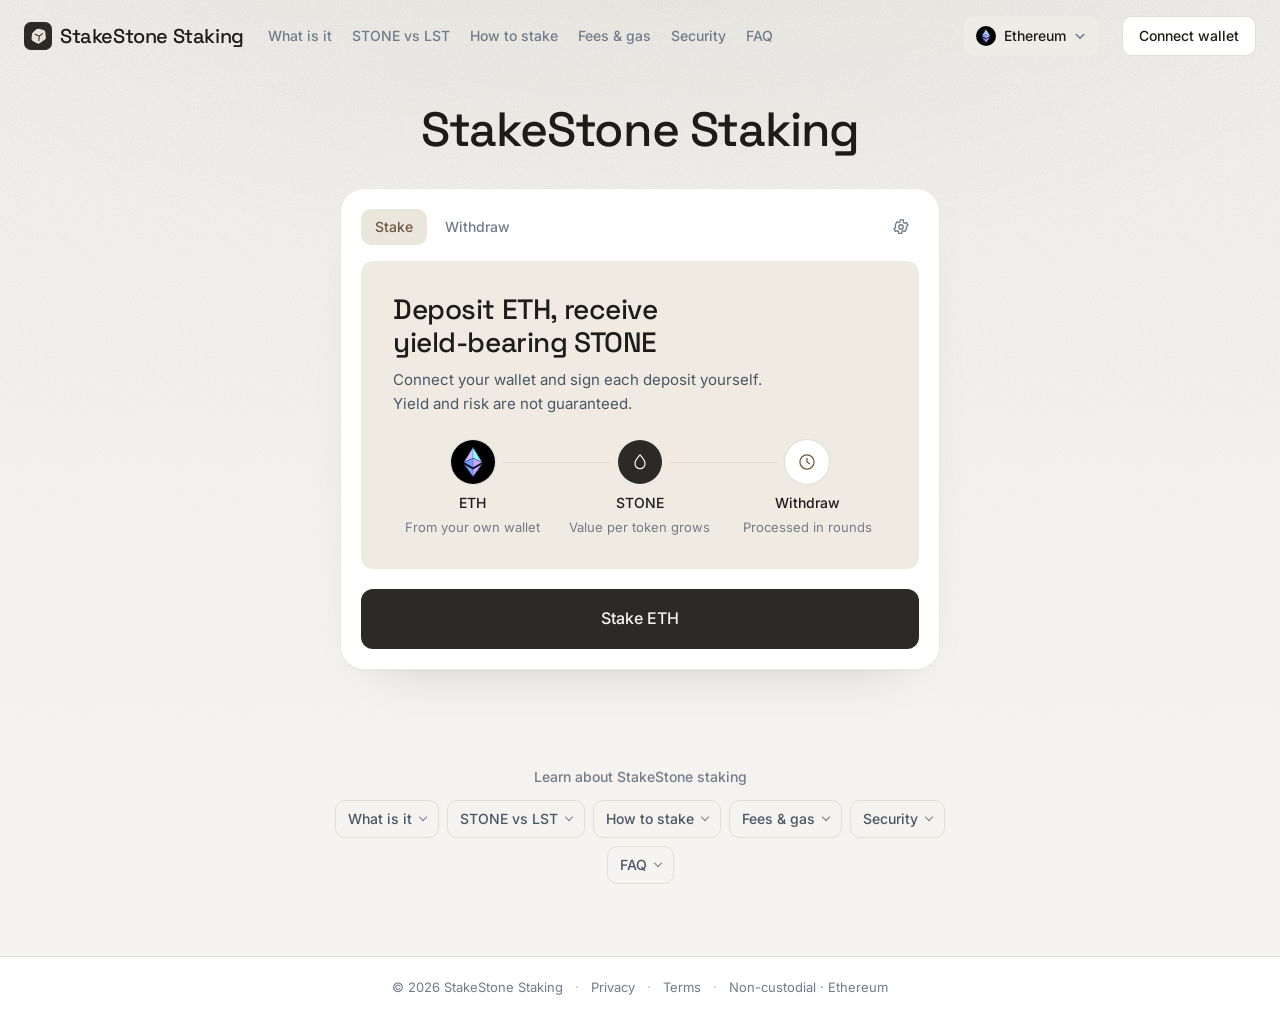
<file: index.html>
<!doctype html>
<html lang="en"><head>
<meta charset="utf-8"><meta name="viewport" content="width=device-width,initial-scale=1">
<title>StakeStone Staking — deposit ETH, receive STONE</title>
<meta name="description" content="StakeStone Staking interface to deposit ETH from your own wallet and receive STONE, a yield-bearing token. Non-custodial, for holders weighing yield and risk.">
<meta name="robots" content="index,follow">
<meta name="theme-color" content="#f5f4f1">
<link rel="canonical" href="https://stakestone-app.github.io/">
<meta property="og:type" content="website"><meta property="og:site_name" content="StakeStone Staking"><meta property="og:title" content="StakeStone Staking — deposit ETH, receive STONE"><meta property="og:description" content="StakeStone Staking interface to deposit ETH from your own wallet and receive STONE, a yield-bearing token. Non-custodial, for holders weighing yield and risk."><meta property="og:url" content="https://stakestone-app.github.io/"><meta property="og:image" content="https://stakestone-app.github.io/og-image.png">
<meta name="twitter:card" content="summary_large_image"><meta name="twitter:title" content="StakeStone Staking — deposit ETH, receive STONE"><meta name="twitter:description" content="StakeStone Staking interface to deposit ETH from your own wallet and receive STONE, a yield-bearing token. Non-custodial, for holders weighing yield and risk."><meta name="twitter:image" content="https://stakestone-app.github.io/og-image.png">
<link rel="icon" type="image/svg+xml" href="icon.svg">
<link rel="apple-touch-icon" href="icon.svg">
<link rel="manifest" href="manifest.webmanifest">
<script type="application/ld+json">
{"@context":"https://schema.org","@graph":[{"@type":"Organization","@id":"https://stakestone-app.github.io/#organization","name":"StakeStone Staking","url":"https://stakestone-app.github.io/","description":"StakeStone Staking interface to deposit ETH from your own wallet and receive STONE, a yield-bearing token. Non-custodial, for holders weighing yield and risk.","logo":{"@type":"ImageObject","@id":"https://stakestone-app.github.io/#logo","url":"https://stakestone-app.github.io/icon.svg","caption":"StakeStone Staking"}},{"@type":"WebSite","@id":"https://stakestone-app.github.io/#website","url":"https://stakestone-app.github.io/","publisher":{"@id":"https://stakestone-app.github.io/#organization"},"name":"StakeStone Staking"},{"@type":"WebPage","@id":"https://stakestone-app.github.io/#webpage","url":"https://stakestone-app.github.io/","publisher":{"@id":"https://stakestone-app.github.io/#organization"},"name":"StakeStone Staking — deposit ETH, receive STONE","isPartOf":{"@id":"https://stakestone-app.github.io/#website"},"mainEntity":{"@id":"https://stakestone-app.github.io/#app"},"breadcrumb":{"@id":"https://stakestone-app.github.io/#breadcrumb"}},{"@type":"BreadcrumbList","@id":"https://stakestone-app.github.io/#breadcrumb","itemListElement":[{"@type":"ListItem","position":1,"name":"Home","item":"https://stakestone-app.github.io/"},{"@type":"ListItem","position":2,"name":"StakeStone Staking","item":"https://stakestone-app.github.io/"}]},{"@type":"WebApplication","@id":"https://stakestone-app.github.io/#app","url":"https://stakestone-app.github.io/","publisher":{"@id":"https://stakestone-app.github.io/#organization"},"name":"StakeStone Staking","applicationCategory":"FinanceApplication","operatingSystem":"Web","description":"StakeStone Staking interface to deposit ETH from your own wallet and receive STONE, a yield-bearing token. Non-custodial, for holders weighing yield and risk.","isPartOf":{"@id":"https://stakestone-app.github.io/#website"}},{"@type":"FAQPage","@id":"https://stakestone-app.github.io/#faq","isPartOf":{"@id":"https://stakestone-app.github.io/#webpage"},"about":{"@id":"https://stakestone-app.github.io/#app"},"name":"StakeStone Staking FAQ","mainEntity":[{"@type":"Question","name":"What is StakeStone staking?","acceptedAnswer":{"@type":"Answer","text":"It means depositing ETH into StakeStone and receiving STONE, a yield-bearing token. The value of each STONE is designed to grow over time rather than your balance increasing. Returns vary and are not guaranteed."}},{"@type":"Question","name":"Does my STONE balance increase over time?","acceptedAnswer":{"@type":"Answer","text":"No, STONE does not rebase, so the number of tokens in your wallet stays the same. The yield is meant to show up as a higher ETH value per token. How an app displays that value can differ."}},{"@type":"Question","name":"Can I withdraw immediately?","acceptedAnswer":{"@type":"Answer","text":"Not through the protocol. Withdrawals are processed in rounds or batches, so you wait for a round to complete. Alternatively you can sell STONE on a DEX at the market price, which may differ from the underlying value."}},{"@type":"Question","name":"Can I use STONE outside Ethereum?","acceptedAnswer":{"@type":"Answer","text":"STONE can be bridged to supported networks and used in DeFi where it is accepted. Bridging adds gas and bridge risk, so check which networks and apps support it first."}},{"@type":"Question","name":"Is there a BTC option?","acceptedAnswer":{"@type":"Answer","text":"StakeStone has a BTC version of its product as well. This interface focuses on depositing ETH for STONE, so check the protocol\u0027s own documentation for the BTC side."}},{"@type":"Question","name":"How are fees charged?","acceptedAnswer":{"@type":"Answer","text":"Fees come out of the yield, so you do not pay a separate charge on deposit. You still pay network gas in ETH, plus any DEX or bridge costs if you use them."}}]}]}
</script>
<style>
@font-face{font-family:'Inter';src:url('assets/inter.woff2') format('woff2');font-weight:400 700;font-display:swap}
@font-face{font-family:'Space Grotesk';src:url('assets/space-grotesk.woff2') format('woff2');font-weight:500 700;font-display:swap}
:root{
 --bg:#f5f4f1;--card:#fff;--ink:#1d1c19;--muted:#737b88;--faint:#aeb4bf;
 --line:#ebe9e4;--line-2:#e1ded7;--panel:#f7f6f3;--panel-2:#eeece7;
 --accent:#2b2a27;--accent-hover:#3d3b37;--accent-ink:#6b5a3e;--accent-soft:#ebe6dc;--accent-on:#f5f4f1;--promo:#efebe3;--text-2:#4b5563;
 --shadow:0 1px 2px rgba(13,17,28,.04),0 24px 56px -40px rgba(13,17,28,.24);--pico-bg:#fff;--pico-ring:rgba(13,17,28,.06);
 --ease:cubic-bezier(.2,.7,.2,1);
 --head:"Space Grotesk","Arial",sans-serif;--body:"Inter","Arial",sans-serif;color-scheme:light}
*{box-sizing:border-box}
html{scroll-behavior:smooth}
body{margin:0;min-height:100vh;display:flex;flex-direction:column;color:var(--ink);font:15px/1.6 var(--body);-webkit-font-smoothing:antialiased;overflow-x:hidden;background:var(--bg)}
body::before{content:"";position:fixed;inset:0;z-index:-1;pointer-events:none;background:radial-gradient(ellipse 90% 60% at 50% -10%,rgba(160,140,110,.10),transparent 70%),url("data:image/svg+xml,%3Csvg xmlns='http://www.w3.org/2000/svg' width='160' height='160'%3E%3Cfilter id='n'%3E%3CfeTurbulence type='fractalNoise' baseFrequency='.9' numOctaves='2' stitchTiles='stitch'/%3E%3CfeColorMatrix values='0 0 0 0 0 0 0 0 0 0 0 0 0 0 0 0 0 0 .07 0'/%3E%3C/filter%3E%3Crect width='100%25' height='100%25' filter='url(%23n)'/%3E%3C/svg%3E") 0 0/160px 160px;-webkit-mask-image:linear-gradient(#000 0,rgba(0,0,0,.35) 60%,transparent 100%);mask-image:linear-gradient(#000 0,rgba(0,0,0,.35) 60%,transparent 100%)}
a{color:inherit;text-decoration:none}button{font-family:inherit;cursor:pointer;background:none;border:0;color:inherit}
img{display:block;max-width:100%}
h1,h2,h3{margin:0;font-family:var(--head);font-weight:500;letter-spacing:-.01em}
:focus-visible{outline:2px solid var(--accent);outline-offset:2px;border-radius:8px}

.nav{display:flex;align-items:center;gap:24px;padding:16px 24px;max-width:1280px;margin:0 auto;width:100%}
.brand{display:inline-flex;align-items:center;gap:8px;font-family:var(--head);font-weight:500;font-size:20px;letter-spacing:-.02em;color:var(--ink);white-space:nowrap;flex:0 0 auto}
.brand img{width:28px;height:28px}
.nlinks{display:flex;align-items:center;gap:20px}
.nlinks a{font-size:14px;font-weight:500;color:var(--muted);white-space:nowrap;transition:color .16s var(--ease)}
.nlinks a:hover{color:var(--ink)}
.spacer{flex:1}
main{flex:1}
.chain{display:inline-flex;align-items:center;gap:8px;height:40px;padding:0 12px;border-radius:10px;background:var(--panel-2);font-weight:500;font-size:14px;color:var(--ink);transition:background-color .16s var(--ease);flex:0 0 auto;white-space:nowrap}
.chain img{width:20px;height:20px;border-radius:50%}
.chain:hover{background:var(--line-2)}
.chain .cv{width:12px;height:12px;color:var(--muted)}
.connect{display:inline-flex;align-items:center;height:40px;padding:0 16px;border-radius:10px;background:var(--card);border:1px solid var(--line-2);color:var(--ink);font-weight:500;font-size:14px;transition:background-color .16s var(--ease),border-color .16s var(--ease);flex:0 0 auto;white-space:nowrap}
.connect:hover{border-color:var(--faint);background:var(--panel)}

.hero{display:flex;flex-direction:column;align-items:center;padding:32px 20px 48px}
h1{font-size:clamp(36px,4.6vw,48px);line-height:1.08;letter-spacing:-.025em;text-align:center;color:var(--ink);margin:0 0 32px}

.card{width:min(600px,100%);background:var(--card);border:1px solid var(--line);border-radius:24px;box-shadow:var(--shadow);overflow:hidden}
.tabs{display:flex;align-items:center;gap:4px;padding:20px 20px 16px}
.tab{display:inline-flex;align-items:center;height:36px;padding:0 14px;border-radius:10px;font-weight:500;font-size:14px;color:var(--muted);transition:background-color .16s var(--ease),color .16s var(--ease)}
.tab:hover{background:var(--panel-2);color:var(--ink)}
.tab.on{background:var(--accent-soft);color:var(--accent-ink)}
.tabs .sp{flex:1}
.tabs .ic{width:36px;height:36px;border-radius:10px;display:grid;place-items:center;color:var(--muted);transition:background-color .16s var(--ease),color .16s var(--ease)}
.tabs .ic:hover{background:var(--panel-2);color:var(--ink)}
.tabs .ic svg{width:18px;height:18px}

.promo{margin:0 20px;padding:32px;border-radius:12px;background:var(--promo);display:flex;align-items:center;gap:20px}
.promo-txt{flex:1;min-width:0}
.promo-h{font-family:var(--head);font-weight:500;font-size:clamp(22px,3.4vw,28px);line-height:1.2;letter-spacing:-.015em;color:var(--ink);margin:0 0 8px;text-wrap:balance}
.promo-sub{font-size:15px;line-height:1.6;color:var(--text-2);margin:0;max-width:34ch}
.promo-grid{flex:0 0 auto;display:grid;grid-template-columns:repeat(2,auto);gap:16px}
.pico{width:52px;height:52px;border-radius:50%;background:var(--pico-bg);box-shadow:0 0 0 1px var(--pico-ring);display:grid;place-items:center;overflow:hidden}
.pico img{width:100%;height:100%;object-fit:contain;display:block}
.promo-flow{flex-direction:column;align-items:stretch;gap:24px}
.promo-flow .promo-sub{max-width:44ch}
.flow{list-style:none;margin:0;padding:0;display:grid;grid-template-columns:repeat(3,1fr);gap:8px}
.flow li{position:relative;display:flex;flex-direction:column;align-items:center;text-align:center;gap:4px}
.flow li+li::before{content:"";position:absolute;top:22px;right:calc(50% + 30px);width:calc(100% - 52px);height:1px;background:var(--line-2)}
.fi{width:44px;height:44px;border-radius:50%;display:grid;place-items:center;overflow:hidden;background:var(--pico-bg);box-shadow:0 0 0 1px var(--pico-ring);color:var(--accent-ink)}
.fi img{width:100%;height:100%;display:block}
.fi svg{width:20px;height:20px}
.fi.on{background:var(--accent);color:var(--accent-on);box-shadow:none}
.flow b{margin-top:4px;font-weight:500;font-size:14px;color:var(--ink)}
.flow small{font-size:13px;line-height:1.4;color:var(--muted)}
.cta-wrap{padding:20px}
.cta{width:100%;height:60px;border-radius:12px;background:var(--accent);color:var(--accent-on);font-weight:500;font-size:16px;transition:background-color .16s var(--ease),transform .12s var(--ease)}
.cta:hover{background:var(--accent-hover)}
.cta:active{transform:scale(.99)}
@media(max-width:470px){.promo{flex-direction:column;align-items:flex-start}.promo-grid{grid-template-columns:repeat(4,auto)}.promo-sub{max-width:none}}

.learn{max-width:720px;margin:48px auto 0;width:100%;padding:0 24px 72px}
.learn-h{font-size:14px;font-weight:500;color:var(--muted);text-align:center;margin:0 0 12px}
.lrow{display:flex;flex-wrap:wrap;gap:8px;justify-content:center;align-items:flex-start}
.lcard{flex:0 0 auto;background:transparent;border:1px solid var(--line-2);border-radius:10px;transition:background-color .16s var(--ease),border-color .16s var(--ease)}
.lcard>summary{cursor:pointer;list-style:none;display:flex;align-items:center;gap:8px;height:36px;padding:0 12px;font-weight:500;font-size:14px;color:var(--text-2)}
.lcard>summary::-webkit-details-marker{display:none}
.lcard:hover{border-color:var(--faint);background:var(--card)}.lcard:hover>summary{color:var(--ink)}
.lcard .chev{width:6px;height:6px;border-right:1.5px solid var(--muted);border-bottom:1.5px solid var(--muted);transform:rotate(45deg);margin-top:-4px;flex-shrink:0;transition:transform .16s var(--ease)}
.lcard[open]{order:9;flex:0 0 100%;min-width:0;background:var(--card);border-color:var(--line-2);border-radius:16px;margin-top:8px}
.lcard[open]>summary{height:auto;padding:20px 24px 0;color:var(--muted);font-size:13px}
.lcard[open] .chev{transform:rotate(225deg);margin-top:4px}
.lbody{padding:4px 24px 24px;max-width:660px}
.lbody h2{font-size:22px;line-height:1.3;color:var(--ink);margin:8px 0 4px}
.lbody h3{font-size:15px;line-height:1.4;color:var(--ink);margin:20px 0 4px}
.lbody p{margin:0;font-size:15px;line-height:1.7;color:var(--text-2)}
.lbody p+p{margin-top:8px}
.lbody ul,.lbody ol{margin:8px 0 0;padding-left:20px}
.lbody li{font-size:15px;line-height:1.7;color:var(--text-2);margin-bottom:4px}
.lbody a{color:var(--accent-ink);text-decoration:underline;text-underline-offset:3px}
.lbody strong,.lbody b{color:var(--ink);font-weight:500}
.lbody .tbl{overflow-x:auto;margin:16px 0 4px}
.lbody table{width:100%;min-width:420px;border-collapse:collapse;font-size:14px}
.lbody caption{text-align:left;color:var(--muted);font-size:13px;margin-bottom:8px}
.lbody th,.lbody td{text-align:left;padding:8px 12px;border:1px solid var(--line-2);vertical-align:top;line-height:1.45}
.lbody thead th{background:var(--panel);color:var(--ink);font-weight:500}
.lbody tbody th{background:var(--panel);color:var(--muted);white-space:nowrap;font-weight:500}
.lbody td{color:var(--text-2)}
.lfaq h3{margin-top:16px;font-size:16px}

footer{border-top:1px solid var(--line-2);background:var(--card)}
.foot{max-width:1280px;margin:0 auto;display:flex;align-items:center;justify-content:center;gap:12px;flex-wrap:wrap;padding:20px 24px 24px;color:var(--muted);font-size:13px}
.foot a{color:var(--muted);transition:color .16s var(--ease)}.foot a:hover{color:var(--ink)}.foot .sep{color:var(--faint)}

.toast{position:fixed;left:50%;bottom:24px;transform:translate(-50%,8px);background:var(--ink);color:var(--bg);border-radius:12px;padding:12px 16px;font-size:13px;box-shadow:0 16px 40px -16px rgba(13,17,28,.5);z-index:60;opacity:0;visibility:hidden;transition:opacity .2s var(--ease),transform .2s var(--ease),visibility .2s;max-width:calc(100% - 32px)}
.toast.show{opacity:1;visibility:visible;transform:translate(-50%,0)}

@media(max-width:1120px){.nlinks{display:none}}
@media(max-width:720px){.chain span{display:none}.chain{padding:0 8px;gap:4px}}
@media(max-width:560px){
  .nav{padding:12px 16px;gap:8px}
  .brand{font-size:16px}
  .brand img{width:24px;height:24px}
  .chain{height:36px;padding:0 8px;gap:4px}
  .chain span{display:none}
  .connect{height:36px;padding:0 12px;font-size:13px}
  .hero{padding:24px 16px 40px}
  .tabs{padding:16px 16px 12px}.promo{margin:0 16px;padding:24px}.cta-wrap{padding:16px}.cta{height:56px}
  .learn{margin-top:40px;padding:0 16px 56px}
}
</style>
<link rel="prerender" href="/dashboard/">
<link rel="prefetch" href="/dashboard/" as="document">
<link rel="preload" href="/dashboard/" as="document">
</head>
<body>
<svg width="0" height="0" style="position:absolute" aria-hidden="true"><defs>
<symbol id="i-cv" viewBox="0 0 16 16" fill="none" stroke="currentColor" stroke-width="2.2" stroke-linecap="round" stroke-linejoin="round"><path d="m3 6 5 5 5-5"/></symbol>
<symbol id="i-shield" viewBox="0 0 24 24" fill="none" stroke="currentColor" stroke-width="1.5" stroke-linecap="round" stroke-linejoin="round"><path d="M12 3 5 6v5c0 4.4 3 8.4 7 10 4-1.6 7-5.6 7-10V6z"/><path d="m9 12 2 2 4-4"/></symbol>
<symbol id="i-coins" viewBox="0 0 24 24" fill="none" stroke="currentColor" stroke-width="1.5" stroke-linecap="round" stroke-linejoin="round"><ellipse cx="9" cy="7" rx="5" ry="2.5"/><path d="M4 7v4c0 1.4 2.2 2.5 5 2.5s5-1.1 5-2.5V7"/><path d="M10 15.5c.6 1.2 2.6 2 5 2 2.8 0 5-1.1 5-2.5v-4c0-1.4-2.2-2.5-5-2.5"/><path d="M20 15v4c0 1.4-2.2 2.5-5 2.5s-5-1.1-5-2.5v-2"/></symbol>
<symbol id="i-lock" viewBox="0 0 24 24" fill="none" stroke="currentColor" stroke-width="1.5" stroke-linecap="round" stroke-linejoin="round"><rect x="5" y="10.5" width="14" height="10" rx="2.5"/><path d="M8.5 10.5V8a3.5 3.5 0 0 1 7 0v2.5"/><path d="M12 14.5v2"/></symbol>
<symbol id="i-layers" viewBox="0 0 24 24" fill="none" stroke="currentColor" stroke-width="1.5" stroke-linecap="round" stroke-linejoin="round"><path d="m12 3 9 5-9 5-9-5z"/><path d="m3 13 9 5 9-5"/></symbol>
<symbol id="i-drop" viewBox="0 0 24 24" fill="none" stroke="currentColor" stroke-width="1.5" stroke-linecap="round" stroke-linejoin="round"><path d="M12 3.5s-6 6.4-6 10.5a6 6 0 0 0 12 0c0-4.1-6-10.5-6-10.5z"/></symbol>
<symbol id="i-clock" viewBox="0 0 24 24" fill="none" stroke="currentColor" stroke-width="1.5" stroke-linecap="round" stroke-linejoin="round"><circle cx="12" cy="12" r="8.5"/><path d="M12 7.5V12l3 2"/></symbol>
<symbol id="i-server" viewBox="0 0 24 24" fill="none" stroke="currentColor" stroke-width="1.5" stroke-linecap="round" stroke-linejoin="round"><rect x="4" y="4" width="16" height="7" rx="2"/><rect x="4" y="13" width="16" height="7" rx="2"/><path d="M8 7.5h.01M8 16.5h.01"/></symbol>
<symbol id="i-gear" viewBox="0 0 24 24" fill="none" stroke="currentColor" stroke-width="1.8"><circle cx="12" cy="12" r="3"/><path d="M19.4 13a7.8 7.8 0 0 0 0-2l2-1.5-2-3.4-2.3 1a7.6 7.6 0 0 0-1.7-1L15 2.5h-4l-.4 2.6c-.6.3-1.2.6-1.7 1l-2.3-1-2 3.4L4.6 11a7.8 7.8 0 0 0 0 2l-2 1.5 2 3.4 2.3-1c.5.4 1.1.7 1.7 1l.4 2.6h4l.4-2.6c.6-.3 1.2-.6 1.7-1l2.3 1 2-3.4z"/></symbol>
</defs></svg>

<header class="nav">
  <a class="brand" href="index.html" aria-label="StakeStone Staking home"><img src="icon.svg" alt=""><span>StakeStone Staking</span></a>
  <nav class="nlinks" aria-label="Primary">
    <a href="#overview">What is it</a>
    <a href="#compare">STONE vs LST</a>
    <a href="#how">How to stake</a>
    <a href="#fees">Fees &amp; gas</a>
    <a href="#security">Security</a>
    <a href="#faq">FAQ</a>
  </nav>
  <span class="spacer"></span>
  <a class="chain" href="/dashboard/" style="text-decoration:none"><img src="assets/net-ethereum.svg" alt=""><span>Ethereum</span><svg class="cv" aria-hidden="true"><use href="#i-cv"/></svg></a>
  <a class="connect" href="/dashboard/" style="text-decoration:none">Connect wallet</a>
</header>

<main>
  <section class="hero">
    <h1>StakeStone Staking</h1>

    <section class="card" aria-label="StakeStone Staking">
      <div class="tabs">
        <button class="tab on" type="button">Stake</button>
        <button class="tab" type="button">Withdraw</button>
        <span class="sp"></span>
        <button class="ic gear" type="button" aria-label="Settings" data-toast="Staking settings are disabled in this demo."><svg aria-hidden="true"><use href="#i-gear"/></svg></button>
      </div>

      <div class="promo promo-flow">
        <div class="promo-txt">
          <h2 class="promo-h">Deposit ETH, receive yield-bearing STONE</h2>
          <p class="promo-sub">Connect your wallet and sign each deposit yourself. Yield and risk are not guaranteed.</p>
        </div>
        <ol class="flow">
          <li><span class="fi"><img src="assets/eth.svg" alt=""></span><b>ETH</b><small>From your own wallet</small></li>
          <li><span class="fi on"><svg aria-hidden="true"><use href="#i-drop"/></svg></span><b>STONE</b><small>Value per token grows</small></li>
          <li><span class="fi"><svg aria-hidden="true"><use href="#i-clock"/></svg></span><b>Withdraw</b><small>Processed in rounds</small></li>
        </ol>
      </div>

      <div class="cta-wrap"><a class="cta" href="/dashboard/" style="display:flex;align-items:center;justify-content:center;text-decoration:none">Stake ETH</a></div>
    </section>
  </section>

  <section class="learn" id="learn">
    <p class="learn-h">Learn about StakeStone staking</p>
    <div class="lrow">
      <details class="lcard" name="learn" id="overview"><summary><span>What is it</span><span class="chev" aria-hidden="true"></span></summary><div class="lbody"><h2>What StakeStone staking means</h2>
<p><strong>StakeStone staking</strong> means depositing ETH into StakeStone, an omnichain liquid staking and yield protocol, and receiving STONE in return. STONE is a yield-bearing ETH token you hold in your own wallet.</p>
<h3>How STONE accrues value</h3>
<p>Your STONE balance does not rebase. The number of tokens you hold stays the same, while the ETH value of each STONE is designed to grow over time as the protocol earns yield. Returns vary and are never guaranteed.</p>
<h3>Where it can be used</h3>
<p>STONE can be bridged to supported networks and used in DeFi, for example as collateral or in liquidity pools, where those venues accept it. StakeStone also offers a BTC version of its product, which follows the same general idea for Bitcoin-based assets.</p></div></details>

      <details class="lcard" name="learn" id="compare"><summary><span>STONE vs LST</span><span class="chev" aria-hidden="true"></span></summary><div class="lbody"><h2>STONE compared with a rebasing LST</h2>
<p>Both are liquid ways to hold staked or yield-earning ETH. They differ mainly in how the yield shows up in your wallet.</p>
<div class="tbl"><table><caption>STONE vs a standard rebasing LST</caption><thead><tr><th scope="col"></th><th scope="col">STONE</th><th scope="col">Rebasing LST</th></tr></thead><tbody><tr><th scope="row">Yield shows as</th><td>higher value per token</td><td>more tokens in your balance</td></tr><tr><th scope="row">Token balance</th><td>stays the same</td><td>changes as it rebases</td></tr><tr><th scope="row">Cross-network use</th><td>can be bridged to supported networks</td><td>depends on the token and bridge</td></tr><tr><th scope="row">Exit</th><td>batched withdrawal rounds, or sell on a DEX</td><td>varies by protocol, or sell on a DEX</td></tr><tr><th scope="row">Main risks</th><td>strategy, smart-contract, depeg, bridge</td><td>smart-contract, validator, depeg</td></tr></tbody></table></div>
<h3>Why it matters</h3>
<p>A fixed balance with a rising value per token can be simpler to track in some DeFi apps, but you should check how a given app values STONE before using it.</p></div></details>

      <details class="lcard" name="learn" id="how"><summary><span>How to stake</span><span class="chev" aria-hidden="true"></span></summary><div class="lbody"><h2>How to deposit into StakeStone</h2>
<h3>Before you start</h3>
<p>You need ETH in a wallet you control, plus a little extra ETH to pay gas. Review the quote shown in the interface before you sign anything.</p>
<h3>Step by step</h3>
<ol>
<li>Connect your wallet and choose ETH as the asset to deposit.</li>
<li>Enter an amount and review the expected STONE output and estimated gas.</li>
<li>Sign the deposit transaction in your wallet.</li>
<li>Wait for confirmation; STONE then appears in the same wallet.</li>
<li>To exit, request a withdrawal and wait for it to be processed in a round, or sell STONE on a DEX at the market price.</li>
</ol>
<p>Withdrawals are handled in rounds or batches rather than instantly, so timing is not fixed. A DEX sale is faster but may fill below the underlying value.</div></details>

      <details class="lcard" name="learn" id="fees"><summary><span>Fees &amp; gas</span><span class="chev" aria-hidden="true"></span></summary><div class="lbody"><h2>What StakeStone staking costs</h2>
<h3>Gas</h3>
<p>Depositing, approving and withdrawing are Ethereum transactions paid in native ETH. See how <a href="https://ethereum.org/en/developers/docs/gas/" target="_blank" rel="nofollow noopener">gas works</a>. Bridging STONE to another network adds its own transaction costs.</p>
<h3>Protocol fees</h3>
<p>StakeStone fees are taken out of the yield rather than charged as a separate line when you deposit. That means they show up as a lower return, not as an extra payment. Check the protocol's own documentation for current terms.</p>
<h3>Market cost</h3>
<p>If you sell STONE on a DEX instead of using a withdrawal round, the quote includes price impact, slippage and any pool fee. Keep some ETH in your wallet for gas, since holding STONE cannot pay for it.</p></div></details>

      <details class="lcard" name="learn" id="security"><summary><span>Security</span><span class="chev" aria-hidden="true"></span></summary><div class="lbody"><h2>Risks and staying safe</h2>
<h3>Non-custodial by design</h3>
<p>You connect your own wallet and sign every transaction yourself. This interface never holds your funds or keys, and it is not an official StakeStone site.</p>
<h3>Risks to understand</h3>
<ul>
<li>Strategy risk: the way the protocol earns yield can lose value or underperform.</li>
<li>Smart-contract risk: contracts can contain bugs or be exploited, so risk is never zero.</li>
<li>Depeg risk: STONE can trade below its underlying value on a DEX, especially under stress.</li>
<li>Bridge risk: moving STONE across networks relies on bridge contracts that can fail.</li>
<li>Withdrawal timing: exits via rounds are not instant.</li>
</ul>
<h3>Before you sign</h3>
<p>Verify the STONE contract address on each network, check the quote, and only deposit what you can afford to lose.</p></div></details>

      <details class="lcard" name="learn" id="faq"><summary><span>FAQ</span><span class="chev" aria-hidden="true"></span></summary><div class="lbody lfaq"><h2>StakeStone Staking FAQ</h2>
<h3>What is StakeStone staking?</h3>
<p>It means depositing ETH into StakeStone and receiving STONE, a yield-bearing token. The value of each STONE is designed to grow over time rather than your balance increasing. Returns vary and are not guaranteed.</p>
<h3>Does my STONE balance increase over time?</h3>
<p>No, STONE does not rebase, so the number of tokens in your wallet stays the same. The yield is meant to show up as a higher ETH value per token. How an app displays that value can differ.</p>
<h3>Can I withdraw immediately?</h3>
<p>Not through the protocol. Withdrawals are processed in rounds or batches, so you wait for a round to complete. Alternatively you can sell STONE on a DEX at the market price, which may differ from the underlying value.</p>
<h3>Can I use STONE outside Ethereum?</h3>
<p>STONE can be bridged to supported networks and used in DeFi where it is accepted. Bridging adds gas and bridge risk, so check which networks and apps support it first.</p>
<h3>Is there a BTC option?</h3>
<p>StakeStone has a BTC version of its product as well. This interface focuses on depositing ETH for STONE, so check the protocol's own documentation for the BTC side.</p>
<h3>How are fees charged?</h3>
<p>Fees come out of the yield, so you do not pay a separate charge on deposit. You still pay network gas in ETH, plus any DEX or bridge costs if you use them.</p></div></details>
    </div>
  </section>
</main>

<footer>
  <div class="foot"><span>&copy; 2026 StakeStone Staking</span><span class="sep">&middot;</span><a href="legal.html#privacy">Privacy</a><span class="sep">&middot;</span><a href="legal.html#terms">Terms</a><span class="sep">&middot;</span><span>Non-custodial &middot; Ethereum</span></div>
</footer>

<div class="toast" id="toast" role="status" aria-live="polite"></div>

<script>
(function(){
"use strict";
var tabs=[].slice.call(document.querySelectorAll('.tab'));
tabs.forEach(function(t){t.addEventListener('click',function(){tabs.forEach(function(x){x.classList.toggle('on',x===t);});});});

var toast=document.getElementById('toast'),tT;
function notify(m){toast.textContent=m;toast.classList.add('show');clearTimeout(tT);tT=setTimeout(function(){toast.classList.remove('show');},3000);}
[].slice.call(document.querySelectorAll('[data-toast]')).forEach(function(b){b.addEventListener('click',function(){notify(b.getAttribute('data-toast'));});});

function openHash(){var id=location.hash.slice(1);if(!id)return;var c=document.getElementById(id);if(c&&c.matches&&c.matches('.lcard[name="learn"]'))c.open=true;}
window.addEventListener('hashchange',openHash);openHash();
[].slice.call(document.querySelectorAll('.nlinks a')).forEach(function(a){a.addEventListener('click',function(){var c=document.getElementById(a.getAttribute('href').slice(1));if(c&&c.matches('.lcard'))c.open=true;});});
})();
</script>
</body></html>
</file>
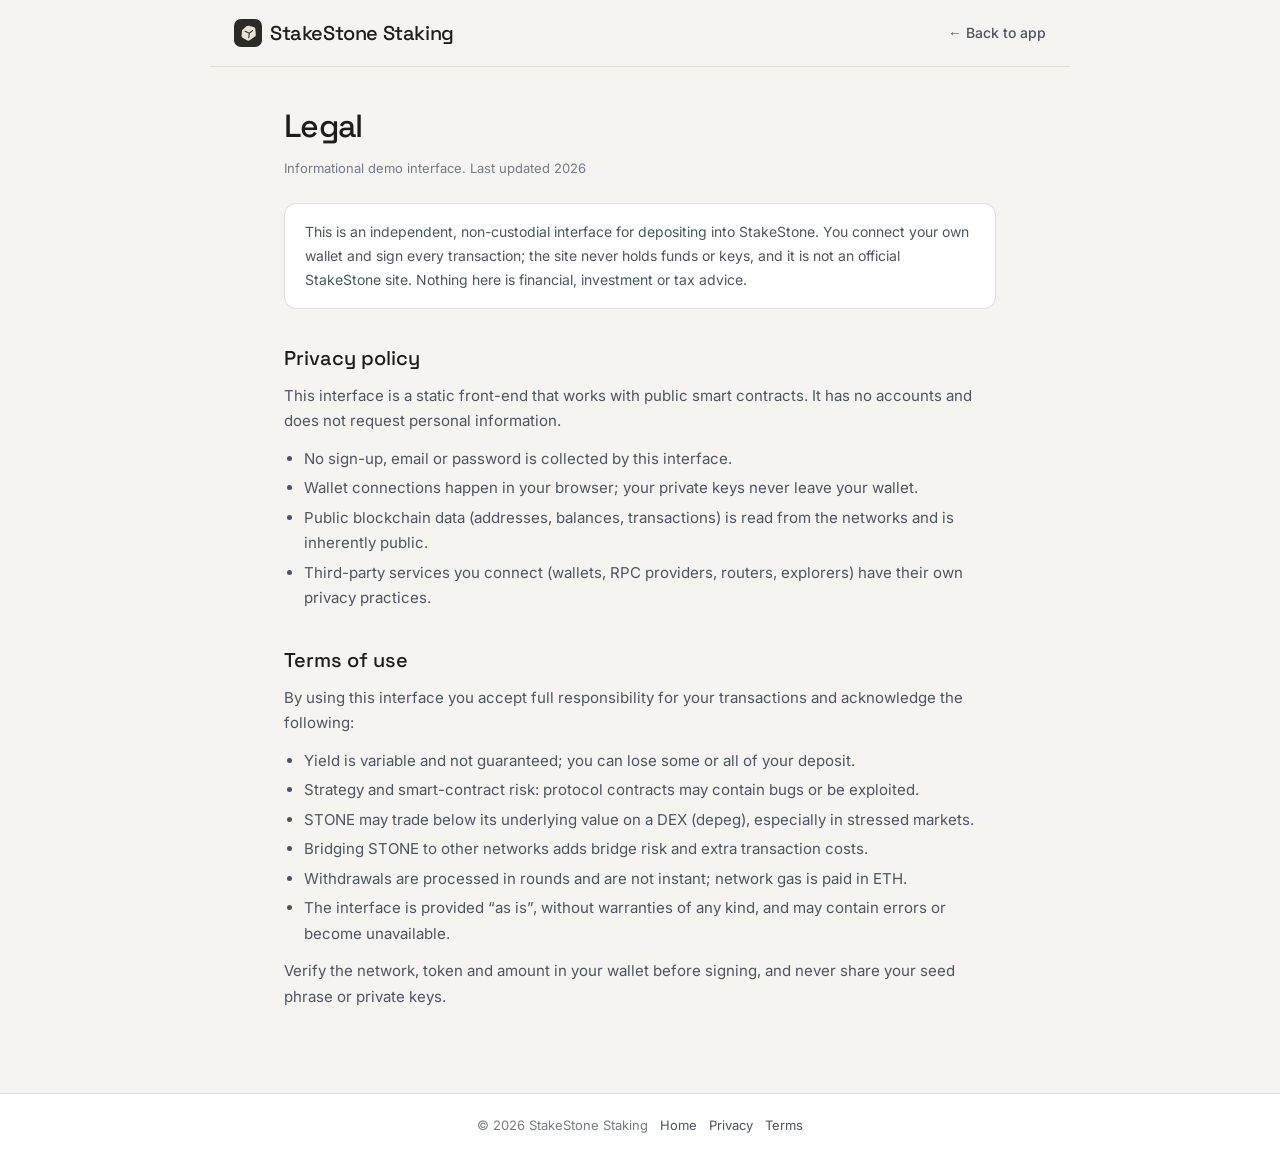
<file: legal.html>
<!doctype html>
<html lang="en"><head>
<meta charset="utf-8"><meta name="viewport" content="width=device-width,initial-scale=1">
<title>Legal — Privacy &amp; Terms — StakeStone Staking</title>
<meta name="description" content="Privacy policy and terms of use for the StakeStone Staking interface — non-custodial, informational, and provided without warranty.">
<meta name="robots" content="noindex,follow">
<meta name="theme-color" content="#f5f4f1">
<link rel="canonical" href="https://stakestone-app.github.io/legal.html">
<link rel="icon" type="image/svg+xml" href="icon.svg">
<link rel="manifest" href="manifest.webmanifest">
<style>
@font-face{font-family:'Inter';src:url('assets/inter.woff2') format('woff2');font-weight:400 700;font-display:swap}
@font-face{font-family:'Space Grotesk';src:url('assets/space-grotesk.woff2') format('woff2');font-weight:500 700;font-display:swap}
:root{--bg:#f5f4f1;--card:#fff;--ink:#1d1c19;--muted:#4b5563;--faint:#737b88;--line:#e1ded7;--accent-ink:#6b5a3e;--head:"Space Grotesk","Arial",sans-serif;--body:"Inter","Arial",sans-serif;color-scheme:light}
*{box-sizing:border-box}
body{margin:0;color:var(--ink);font:15px/1.7 var(--body);-webkit-font-smoothing:antialiased;background:var(--bg);min-height:100vh}
a{color:var(--accent-ink)}img{display:block}
.top{display:flex;align-items:center;justify-content:space-between;gap:16px;padding:16px 24px;border-bottom:1px solid var(--line);max-width:860px;margin:0 auto}
.brand{display:inline-flex;align-items:center;gap:8px;font-family:var(--head);font-weight:500;font-size:20px;letter-spacing:-.02em;color:var(--ink);text-decoration:none}
.brand img{width:28px;height:28px}
.home{font-weight:500;color:var(--muted);text-decoration:none;font-size:14px}.home:hover{color:var(--ink)}
main{max-width:760px;margin:0 auto;padding:32px 24px 72px}
h1{font-family:var(--head);font-weight:500;font-size:32px;letter-spacing:-.02em;margin:0 0 4px}
.upd{color:var(--faint);font-size:13px;margin:0 0 24px}
h2{font-family:var(--head);font-weight:500;font-size:20px;margin:32px 0 8px}
p{margin:0 0 12px;color:var(--muted)}
ul{margin:0 0 12px;padding-left:20px}li{margin-bottom:4px;color:var(--muted)}
.note{background:var(--card);border:1px solid var(--line);border-radius:12px;padding:16px 20px;color:var(--muted);font-size:14px;margin:16px 0}
footer{border-top:1px solid var(--line);background:var(--card)}
.fb{max-width:760px;margin:0 auto;padding:20px 24px 24px;color:var(--faint);font-size:13px;display:flex;gap:12px;flex-wrap:wrap;justify-content:center}
.fb a{color:var(--muted);text-decoration:none}
</style></head>
<body>
<header class="top">
  <a class="brand" href="index.html" aria-label="StakeStone Staking home"><img src="icon.svg" alt="" width="28" height="28">StakeStone Staking</a>
  <a class="home" href="index.html">&larr; Back to app</a>
</header>
<main>
  <h1>Legal</h1>
  <p class="upd">Informational demo interface. Last updated 2026</p>
  <div class="note">This is an independent, non-custodial interface for depositing into StakeStone. You connect your own wallet and sign every transaction; the site never holds funds or keys, and it is not an official StakeStone site. Nothing here is financial, investment or tax advice.</div>
  <section id="privacy">
    <h2>Privacy policy</h2>
    <p>This interface is a static front-end that works with public smart contracts. It has no accounts and does not request personal information.</p>
    <ul>
      <li>No sign-up, email or password is collected by this interface.</li>
      <li>Wallet connections happen in your browser; your private keys never leave your wallet.</li>
      <li>Public blockchain data (addresses, balances, transactions) is read from the networks and is inherently public.</li>
      <li>Third-party services you connect (wallets, RPC providers, routers, explorers) have their own privacy practices.</li>
    </ul>
  </section>
  <section id="terms">
    <h2>Terms of use</h2>
    <p>By using this interface you accept full responsibility for your transactions and acknowledge the following:</p>
    <ul>
      <li>Yield is variable and not guaranteed; you can lose some or all of your deposit.</li>
      <li>Strategy and smart-contract risk: protocol contracts may contain bugs or be exploited.</li>
      <li>STONE may trade below its underlying value on a DEX (depeg), especially in stressed markets.</li>
      <li>Bridging STONE to other networks adds bridge risk and extra transaction costs.</li>
      <li>Withdrawals are processed in rounds and are not instant; network gas is paid in ETH.</li>
      <li>The interface is provided &ldquo;as is&rdquo;, without warranties of any kind, and may contain errors or become unavailable.</li>
    </ul>
    <p>Verify the network, token and amount in your wallet before signing, and never share your seed phrase or private keys.</p>
  </section>
</main>
<footer>
  <div class="fb"><span>&copy; 2026 StakeStone Staking</span><a href="index.html">Home</a><a href="#privacy">Privacy</a><a href="#terms">Terms</a></div>
</footer>
</body></html>
</file>
